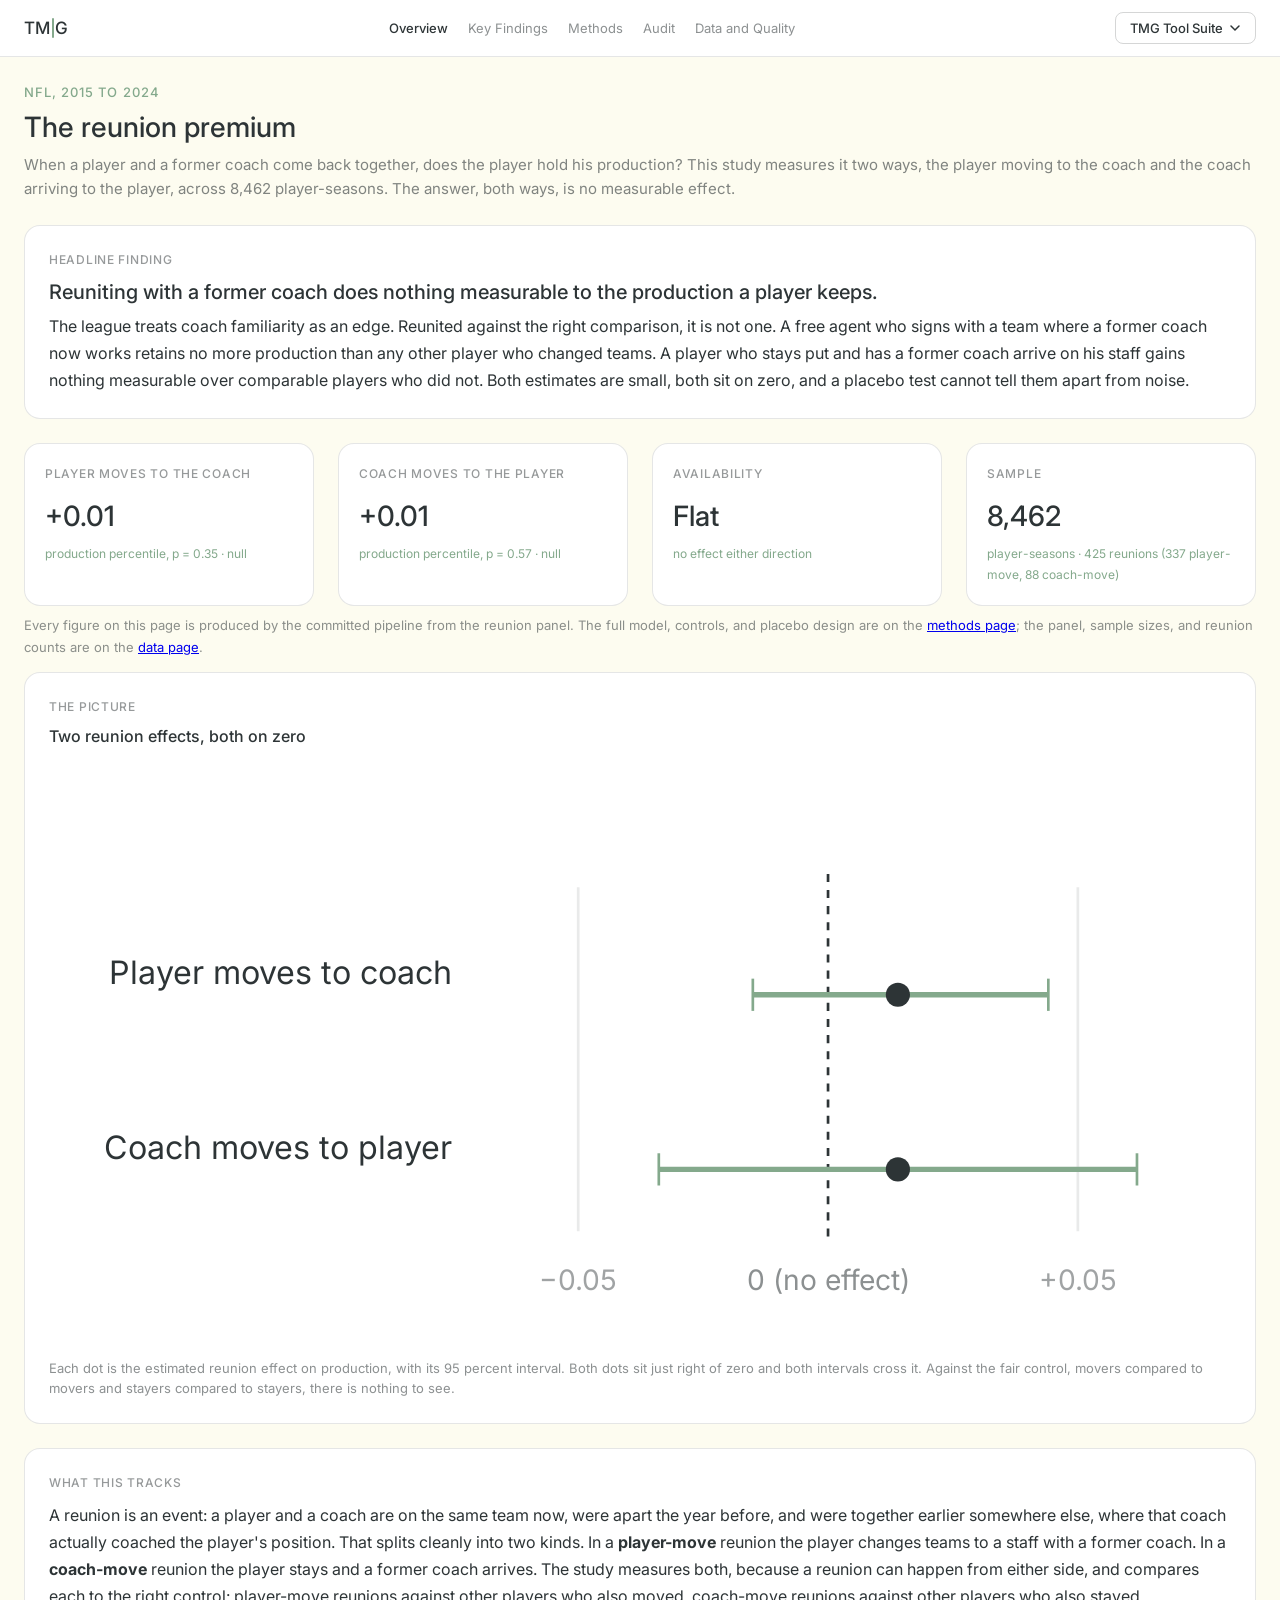
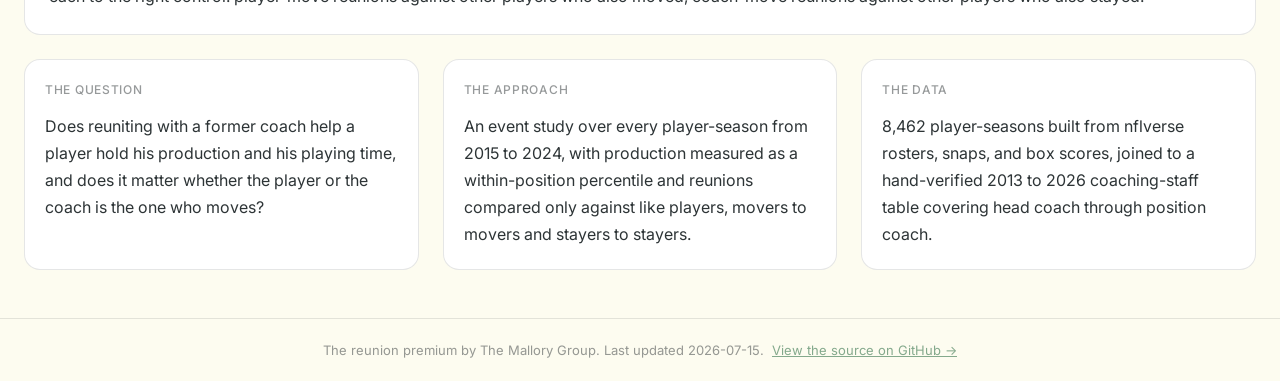
<file: index.html>
<!doctype html>
<html lang="en">
<head>
<meta charset="utf-8">
<meta name="viewport" content="width=device-width, initial-scale=1">
<title>The reunion premium — The Mallory Group</title>
<meta name="description" content="Does reuniting with a former coach change the production an NFL player retains? An event study of 8,462 player-seasons and 425 coach reunions, 2015 to 2024. The answer is no.">
<link rel="preconnect" href="https://fonts.googleapis.com">
<link rel="preconnect" href="https://fonts.gstatic.com" crossorigin>
<link href="https://fonts.googleapis.com/css2?family=Inter:wght@400;500&display=swap" rel="stylesheet">
<link rel="stylesheet" href="tmg.css">
<link rel="stylesheet" href="study.css">
</head>
<body>
<nav class="tmg-nav" role="banner">
  <div class="tmg-nav-main">
    <div class="tmg-logo" aria-label="The Mallory Group">
      <span>TM</span><div class="tmg-logo-divider" aria-hidden="true"></div><span>G</span>
    </div>
    <div class="tmg-nav-links" aria-label="Study sections">
      <a href="index.html" class="active">Overview</a>
      <a href="findings.html">Key Findings</a>
      <a href="methods.html">Methods</a>
      <a href="audit.html">Audit</a>
      <a href="data.html">Data and Quality</a>
    </div>
    <div class="tmg-dropdown-wrap">
      <button class="tmg-dropdown-btn" id="tmgDdBtn" aria-haspopup="true" aria-expanded="false" aria-controls="tmgDdMenu">
        TMG Tool Suite
        <svg class="tmg-chevron" viewBox="0 0 12 12" fill="none" width="12" height="12" aria-hidden="true"><path d="M2 4l4 4 4-4" stroke="currentColor" stroke-width="1.5" stroke-linecap="round"/></svg>
      </button>
      <div class="tmg-dropdown-menu" id="tmgDdMenu" role="menu">
        <a href="https://rmallorybpc.github.io/nhl-free-agency-research/welcome.html" target="_blank" rel="noreferrer" role="menuitem">NHL Free Agency Research</a>
        <a href="https://rmallorybpc.github.io/nflanalysis/dashboard/src/findings.html?season=2022&team_id=PHI" target="_blank" rel="noreferrer" role="menuitem">NFL Analysis</a>
        <a href="https://rmallorybpc.github.io/nba-research-project/" target="_blank" rel="noreferrer" role="menuitem">NBA Supermax Research</a>
        <a href="https://rmallorybpc.github.io/nhl-play-for-contract/" target="_blank" rel="noreferrer" role="menuitem">NHL Play for Contract</a>
        <a href="https://rmallorybpc.github.io/talent-portability-research/" target="_blank" rel="noreferrer" role="menuitem">Talent Portability Research</a>
        <a href="https://rmallorybpc.github.io/external-hire-premium/" target="_blank" rel="noreferrer" role="menuitem">External Hire Premium</a>
        <a href="https://rmallorybpc.github.io/nfl-coach-continuity/" target="_blank" rel="noreferrer" role="menuitem">NFL Coach Continuity</a>
        <a href="https://rmallorybpc.github.io/recipes/" target="_blank" rel="noreferrer" role="menuitem">Recipe Book</a>
        <a href="https://rmallorybpc.github.io/pdf-multi-agent-analysis/" target="_blank" rel="noreferrer" role="menuitem">PDF Multi-Agent Analysis</a>
        <a href="https://content-integrity-audit.pages.dev/" target="_blank" rel="noreferrer" role="menuitem">Content Integrity</a>
        <a href="https://rmallorybpc.github.io/housing-market-intel/" target="_blank" rel="noreferrer" role="menuitem">Housing Market Intel</a>
        <a href="https://rmallorybpc.github.io/real-estate-report/" target="_blank" rel="noreferrer" role="menuitem">Real Estate Report</a>
      </div>
    </div>
  </div>
</nav>

<main class="tmg-page"><div class="tmg-container">
  <header class="tmg-page-header">
    <p class="eyebrow">NFL, 2015 to 2024</p>
    <h1 class="tmg-page-title">The reunion premium</h1>
    <p class="study-lede">When a player and a former coach come back together, does the player hold his production? This study measures it two ways, the player moving to the coach and the coach arriving to the player, across 8,462 player-seasons. The answer, both ways, is no measurable effect.</p>
  </header>

  <section class="tmg-card-wide">
    <div class="tmg-card-label">Headline finding</div>
    <h2 class="tmg-h2">Reuniting with a former coach does nothing measurable to the production a player keeps.</h2>
    <div class="study-prose study-prose-top">
      <p>The league treats coach familiarity as an edge. Reunited against the right comparison, it is not one. A free agent who signs with a team where a former coach now works retains no more production than any other player who changed teams. A player who stays put and has a former coach arrive on his staff gains nothing measurable over comparable players who did not. Both estimates are small, both sit on zero, and a placebo test cannot tell them apart from noise.</p>
    </div>
  </section>

  <div class="tmg-bento-grid">
    <section class="tmg-card">
      <div class="tmg-card-label">Player moves to the coach</div>
      <div class="tmg-card-value">+0.01</div>
      <div class="tmg-card-sub">production percentile, p = 0.35 · null</div>
    </section>
    <section class="tmg-card">
      <div class="tmg-card-label">Coach moves to the player</div>
      <div class="tmg-card-value">+0.01</div>
      <div class="tmg-card-sub">production percentile, p = 0.57 · null</div>
    </section>
    <section class="tmg-card">
      <div class="tmg-card-label">Availability</div>
      <div class="tmg-card-value">Flat</div>
      <div class="tmg-card-sub">no effect either direction</div>
    </section>
    <section class="tmg-card">
      <div class="tmg-card-label">Sample</div>
      <div class="tmg-card-value">8,462</div>
      <div class="tmg-card-sub">player-seasons · 425 reunions (337 player-move, 88 coach-move)</div>
    </section>
  </div>

  <p class="note study-prose-block">Every figure on this page is produced by the committed pipeline from the reunion panel. The full model, controls, and placebo design are on the <a href="methods.html">methods page</a>; the panel, sample sizes, and reunion counts are on the <a href="data.html">data page</a>.</p>

  <section class="tmg-card-wide">
    <div class="tmg-card-label">The picture</div>
    <h3 class="tmg-h3">Two reunion effects, both on zero</h3>
    <figure class="spread-chart-figure">
      <svg viewBox="0 0 440 220" role="img" aria-label="Both reunion effects are near zero with 95 percent intervals crossing zero">
        <line x1="197" y1="50" x2="197" y2="178" stroke="rgba(45,52,54,0.10)"/>
        <line x1="383" y1="50" x2="383" y2="178" stroke="rgba(45,52,54,0.10)"/>
        <line x1="290" y1="45" x2="290" y2="183" stroke="var(--tmg-charcoal)" stroke-dasharray="3 3" stroke-width="1"/>
        <text x="290" y="200" font-family="Inter" font-size="10.5" fill="rgba(45,52,54,0.55)" text-anchor="middle">0 (no effect)</text>
        <text x="197" y="200" font-family="Inter" font-size="10.5" fill="rgba(45,52,54,0.45)" text-anchor="middle">&minus;0.05</text>
        <text x="383" y="200" font-family="Inter" font-size="10.5" fill="rgba(45,52,54,0.45)" text-anchor="middle">+0.05</text>
        <text x="150" y="86" font-family="Inter" font-size="12" fill="var(--tmg-charcoal)" text-anchor="end">Player moves to coach</text>
        <line x1="262" y1="90" x2="372" y2="90" stroke="var(--tmg-sage)" stroke-width="2"/>
        <line x1="262" y1="84" x2="262" y2="96" stroke="var(--tmg-sage)"/><line x1="372" y1="84" x2="372" y2="96" stroke="var(--tmg-sage)"/>
        <circle cx="316" cy="90" r="4.5" fill="var(--tmg-charcoal)"/>
        <text x="150" y="151" font-family="Inter" font-size="12" fill="var(--tmg-charcoal)" text-anchor="end">Coach moves to player</text>
        <line x1="227" y1="155" x2="405" y2="155" stroke="var(--tmg-sage)" stroke-width="2"/>
        <line x1="227" y1="149" x2="227" y2="161" stroke="var(--tmg-sage)"/><line x1="405" y1="149" x2="405" y2="161" stroke="var(--tmg-sage)"/>
        <circle cx="316" cy="155" r="4.5" fill="var(--tmg-charcoal)"/>
      </svg>
      <figcaption>Each dot is the estimated reunion effect on production, with its 95 percent interval. Both dots sit just right of zero and both intervals cross it. Against the fair control, movers compared to movers and stayers compared to stayers, there is nothing to see.</figcaption>
    </figure>
  </section>

  <section class="tmg-card-wide">
    <div class="tmg-card-label">What this tracks</div>
    <div class="study-prose study-prose-top">
      <p>A reunion is an event: a player and a coach are on the same team now, were apart the year before, and were together earlier somewhere else, where that coach actually coached the player's position. That splits cleanly into two kinds. In a <strong>player-move</strong> reunion the player changes teams to a staff with a former coach. In a <strong>coach-move</strong> reunion the player stays and a former coach arrives. The study measures both, because a reunion can happen from either side, and compares each to the right control: player-move reunions against other players who also moved, coach-move reunions against other players who also stayed.</p>
    </div>
  </section>

  <div class="tmg-bento-grid">
    <section class="tmg-card">
      <div class="tmg-card-label">The question</div>
      <div class="study-prose study-prose-mid"><p>Does reuniting with a former coach help a player hold his production and his playing time, and does it matter whether the player or the coach is the one who moves?</p></div>
    </section>
    <section class="tmg-card">
      <div class="tmg-card-label">The approach</div>
      <div class="study-prose study-prose-mid"><p>An event study over every player-season from 2015 to 2024, with production measured as a within-position percentile and reunions compared only against like players, movers to movers and stayers to stayers.</p></div>
    </section>
    <section class="tmg-card">
      <div class="tmg-card-label">The data</div>
      <div class="study-prose study-prose-mid"><p>8,462 player-seasons built from nflverse rosters, snaps, and box scores, joined to a hand-verified 2013 to 2026 coaching-staff table covering head coach through position coach.</p></div>
    </section>
  </div>

</div></main>

<footer class="tmg-footer">
  The reunion premium by The Mallory Group. Last updated 2026-07-15. &nbsp;<a href="https://github.com/rmallorybpc/nfl-coach-continuity" style="color:var(--tmg-sage)">View the source on GitHub &rarr;</a>
</footer>

<script>
(function(){var b=document.getElementById('tmgDdBtn'),m=document.getElementById('tmgDdMenu');if(!b||!m)return;
b.addEventListener('click',function(e){e.stopPropagation();var o=m.classList.toggle('open');b.classList.toggle('open',o);b.setAttribute('aria-expanded',String(o));});
document.addEventListener('click',function(){m.classList.remove('open');b.classList.remove('open');b.setAttribute('aria-expanded','false');});
document.addEventListener('keydown',function(e){if(e.key==='Escape'){m.classList.remove('open');b.classList.remove('open');b.setAttribute('aria-expanded','false');b.focus();}});})();
</script>
</body>
</html>
</file>
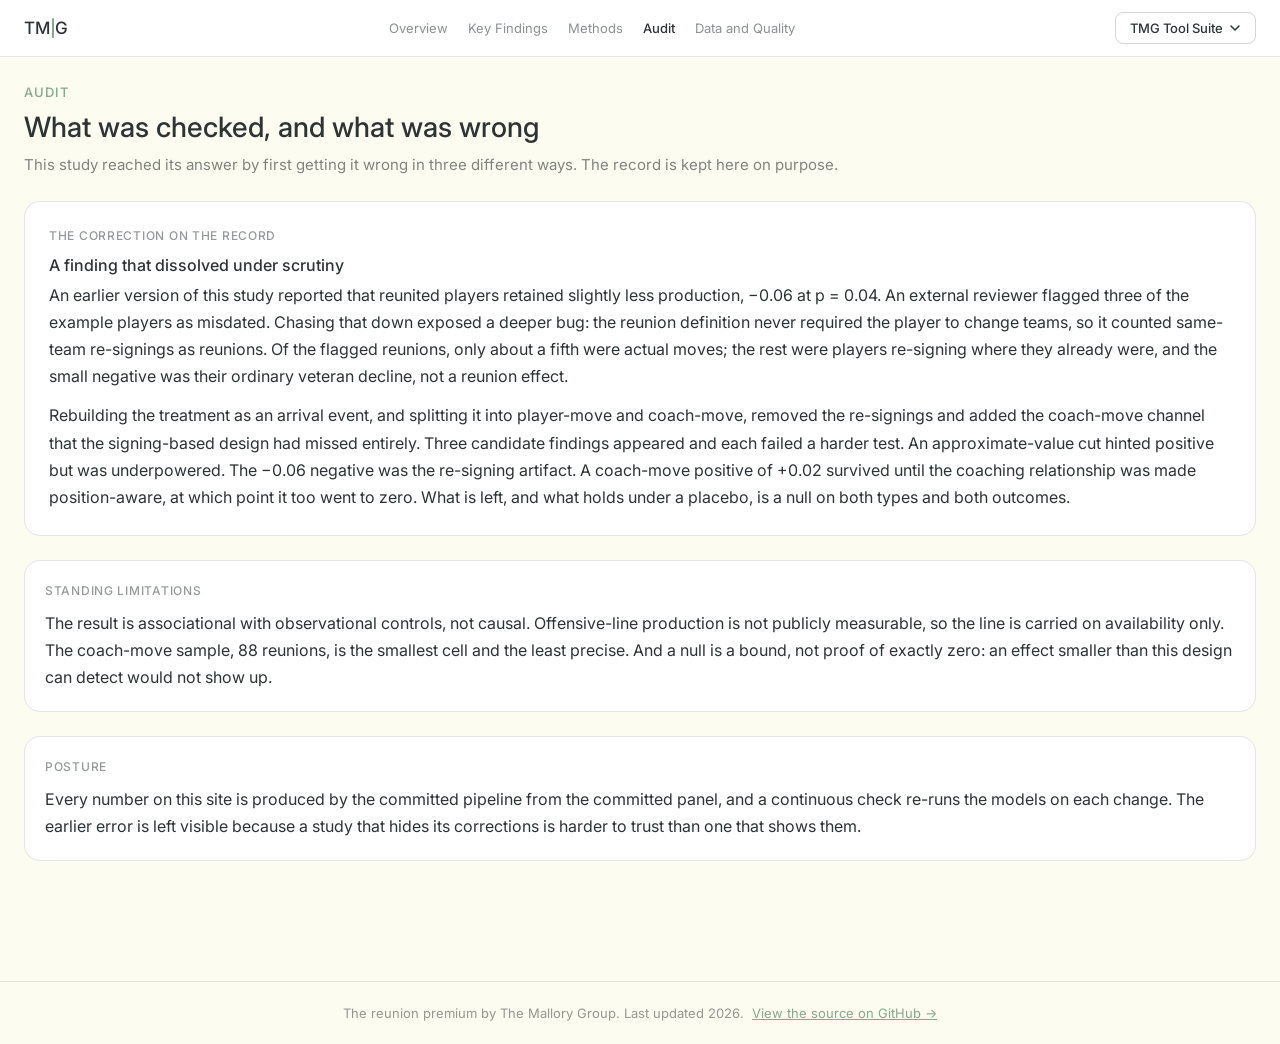
<file: audit.html>
<!doctype html>
<html lang="en">
  <head>
    <meta charset="utf-8" />
    <meta name="viewport" content="width=device-width, initial-scale=1" />
    <title>Audit — The reunion premium</title>
    <link rel="preconnect" href="https://fonts.googleapis.com" />
    <link rel="preconnect" href="https://fonts.gstatic.com" crossorigin />
    <link
      href="https://fonts.googleapis.com/css2?family=Inter:wght@400;500&display=swap"
      rel="stylesheet"
    />
    <link rel="stylesheet" href="tmg.css" />
    <link rel="stylesheet" href="study.css" />
  </head>
  <body>
    <nav class="tmg-nav" role="banner">
      <div class="tmg-nav-main">
        <div class="tmg-logo" aria-label="The Mallory Group">
          <span>TM</span>
          <div class="tmg-logo-divider" aria-hidden="true"></div>
          <span>G</span>
        </div>
        <div class="tmg-nav-links" aria-label="Study sections">
          <a href="index.html">Overview</a>
          <a href="findings.html">Key Findings</a>
          <a href="methods.html">Methods</a>
          <a href="audit.html" class="active">Audit</a>
          <a href="data.html">Data and Quality</a>
        </div>
        <div class="tmg-dropdown-wrap">
          <button
            class="tmg-dropdown-btn"
            id="tmgDdBtn"
            aria-haspopup="true"
            aria-expanded="false"
            aria-controls="tmgDdMenu"
          >
            TMG Tool Suite
            <svg
              class="tmg-chevron"
              viewBox="0 0 12 12"
              fill="none"
              width="12"
              height="12"
              aria-hidden="true"
            >
              <path
                d="M2 4l4 4 4-4"
                stroke="currentColor"
                stroke-width="1.5"
                stroke-linecap="round"
              />
            </svg>
          </button>
          <div class="tmg-dropdown-menu" id="tmgDdMenu" role="menu">
            <a
              href="https://rmallorybpc.github.io/nhl-free-agency-research/welcome.html"
              target="_blank"
              rel="noreferrer"
              role="menuitem"
              >NHL Free Agency Research</a
            >
            <a
              href="https://rmallorybpc.github.io/nflanalysis/dashboard/src/findings.html?season=2022&team_id=PHI"
              target="_blank"
              rel="noreferrer"
              role="menuitem"
              >NFL Analysis</a
            >
            <a
              href="https://rmallorybpc.github.io/nba-research-project/"
              target="_blank"
              rel="noreferrer"
              role="menuitem"
              >NBA Supermax Research</a
            >
            <a
              href="https://rmallorybpc.github.io/nhl-play-for-contract/"
              target="_blank"
              rel="noreferrer"
              role="menuitem"
              >NHL Play for Contract</a
            >
            <a
              href="https://rmallorybpc.github.io/talent-portability-research/"
              target="_blank"
              rel="noreferrer"
              role="menuitem"
              >Talent Portability Research</a
            >
            <a
              href="https://rmallorybpc.github.io/external-hire-premium/"
              target="_blank"
              rel="noreferrer"
              role="menuitem"
              >External Hire Premium</a
            >
            <a
              href="https://rmallorybpc.github.io/nfl-coach-continuity/"
              target="_blank"
              rel="noreferrer"
              role="menuitem"
              >NFL Coach Continuity</a
            >
            <a
              href="https://rmallorybpc.github.io/recipes/"
              target="_blank"
              rel="noreferrer"
              role="menuitem"
              >Recipe Book</a
            >
            <a
              href="https://rmallorybpc.github.io/pdf-multi-agent-analysis/"
              target="_blank"
              rel="noreferrer"
              role="menuitem"
              >PDF Multi-Agent Analysis</a
            >
            <a
              href="https://content-integrity-audit.pages.dev/"
              target="_blank"
              rel="noreferrer"
              role="menuitem"
              >Content Integrity</a
            >
            <a
              href="https://rmallorybpc.github.io/housing-market-intel/"
              target="_blank"
              rel="noreferrer"
              role="menuitem"
              >Housing Market Intel</a
            >
            <a
              href="https://rmallorybpc.github.io/real-estate-report/"
              target="_blank"
              rel="noreferrer"
              role="menuitem"
              >Real Estate Report</a
            >
          </div>
        </div>
      </div>
    </nav>

    <main class="tmg-page">
      <div class="tmg-container">
        <header class="tmg-page-header">
          <p class="eyebrow">Audit</p>
          <h1 class="tmg-page-title">What was checked, and what was wrong</h1>
          <p class="study-desc">
            This study reached its answer by first getting it wrong in three
            different ways. The record is kept here on purpose.
          </p>
        </header>
        <section class="tmg-card-wide">
          <div class="tmg-card-label">The correction on the record</div>
          <h3 class="tmg-h3">A finding that dissolved under scrutiny</h3>
          <div class="study-prose">
            <p>
              An earlier version of this study reported that reunited players
              retained slightly less production, &minus;0.06 at p = 0.04. An
              external reviewer flagged three of the example players as
              misdated. Chasing that down exposed a deeper bug: the reunion
              definition never required the player to change teams, so it
              counted same-team re-signings as reunions. Of the flagged
              reunions, only about a fifth were actual moves; the rest were
              players re-signing where they already were, and the small negative
              was their ordinary veteran decline, not a reunion effect.
            </p>
            <p>
              Rebuilding the treatment as an arrival event, and splitting it
              into player-move and coach-move, removed the re-signings and added
              the coach-move channel that the signing-based design had missed
              entirely. Three candidate findings appeared and each failed a
              harder test. An approximate-value cut hinted positive but was
              underpowered. The &minus;0.06 negative was the re-signing
              artifact. A coach-move positive of +0.02 survived until the
              coaching relationship was made position-aware, at which point it
              too went to zero. What is left, and what holds under a placebo, is
              a null on both types and both outcomes.
            </p>
          </div>
        </section>
        <section class="tmg-card">
          <div class="tmg-card-label">Standing limitations</div>
          <div class="study-prose">
            <p>
              The result is associational with observational controls, not
              causal. Offensive-line production is not publicly measurable, so
              the line is carried on availability only. The coach-move sample,
              88 reunions, is the smallest cell and the least precise. And a
              null is a bound, not proof of exactly zero: an effect smaller than
              this design can detect would not show up.
            </p>
          </div>
        </section>
        <section class="tmg-card">
          <div class="tmg-card-label">Posture</div>
          <div class="study-prose">
            <p>
              Every number on this site is produced by the committed pipeline
              from the committed panel, and a continuous check re-runs the
              models on each change. The earlier error is left visible because a
              study that hides its corrections is harder to trust than one that
              shows them.
            </p>
          </div>
        </section>
      </div>
    </main>

    <footer class="tmg-footer">
      The reunion premium by The Mallory Group. Last updated 2026. &nbsp;<a
        href="https://github.com/rmallorybpc/nfl-coach-continuity"
        style="color: var(--tmg-sage)"
        >View the source on GitHub &rarr;</a
      >
    </footer>
    <script>
      (function () {
        var b = document.getElementById("tmgDdBtn"),
          m = document.getElementById("tmgDdMenu");
        if (!b || !m) return;
        b.addEventListener("click", function (e) {
          e.stopPropagation();
          var o = m.classList.toggle("open");
          b.classList.toggle("open", o);
          b.setAttribute("aria-expanded", String(o));
        });
        document.addEventListener("click", function () {
          m.classList.remove("open");
          b.classList.remove("open");
          b.setAttribute("aria-expanded", "false");
        });
        document.addEventListener("keydown", function (e) {
          if (e.key === "Escape") {
            m.classList.remove("open");
            b.classList.remove("open");
            b.setAttribute("aria-expanded", "false");
            b.focus();
          }
        });
      })();
    </script>
  </body>
</html>
</file>
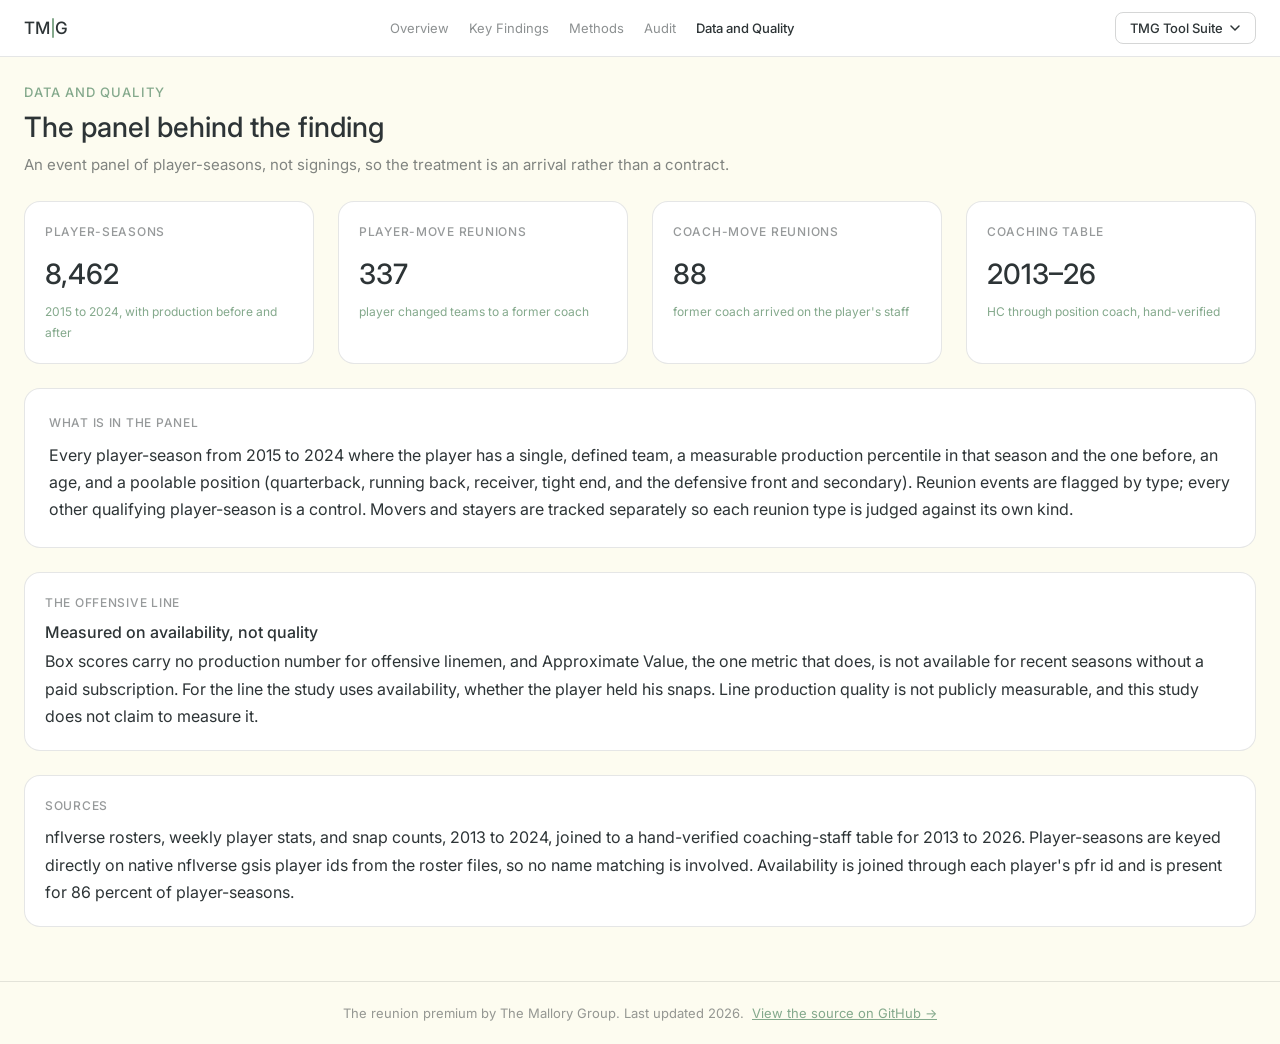
<file: data.html>
<!doctype html>
<html lang="en">
<head>
<meta charset="utf-8">
<meta name="viewport" content="width=device-width, initial-scale=1">
<title>Data and quality — The reunion premium</title>
<link rel="preconnect" href="https://fonts.googleapis.com">
<link rel="preconnect" href="https://fonts.gstatic.com" crossorigin>
<link href="https://fonts.googleapis.com/css2?family=Inter:wght@400;500&display=swap" rel="stylesheet">
<link rel="stylesheet" href="tmg.css">
<link rel="stylesheet" href="study.css">
</head>
<body>
<nav class="tmg-nav" role="banner">
  <div class="tmg-nav-main">
    <div class="tmg-logo" aria-label="The Mallory Group"><span>TM</span><div class="tmg-logo-divider" aria-hidden="true"></div><span>G</span></div>
    <div class="tmg-nav-links" aria-label="Study sections">
      <a href="index.html">Overview</a>
      <a href="findings.html">Key Findings</a>
      <a href="methods.html">Methods</a>
      <a href="audit.html">Audit</a>
      <a href="data.html" class="active">Data and Quality</a>
    </div>
    <div class="tmg-dropdown-wrap">
      <button class="tmg-dropdown-btn" id="tmgDdBtn" aria-haspopup="true" aria-expanded="false" aria-controls="tmgDdMenu">TMG Tool Suite
        <svg class="tmg-chevron" viewBox="0 0 12 12" fill="none" width="12" height="12" aria-hidden="true"><path d="M2 4l4 4 4-4" stroke="currentColor" stroke-width="1.5" stroke-linecap="round"/></svg></button>
      <div class="tmg-dropdown-menu" id="tmgDdMenu" role="menu">
        <a href="https://rmallorybpc.github.io/nhl-free-agency-research/welcome.html" target="_blank" rel="noreferrer" role="menuitem">NHL Free Agency Research</a>
        <a href="https://rmallorybpc.github.io/nflanalysis/dashboard/src/findings.html?season=2022&team_id=PHI" target="_blank" rel="noreferrer" role="menuitem">NFL Analysis</a>
        <a href="https://rmallorybpc.github.io/nba-research-project/" target="_blank" rel="noreferrer" role="menuitem">NBA Supermax Research</a>
        <a href="https://rmallorybpc.github.io/nhl-play-for-contract/" target="_blank" rel="noreferrer" role="menuitem">NHL Play for Contract</a>
        <a href="https://rmallorybpc.github.io/talent-portability-research/" target="_blank" rel="noreferrer" role="menuitem">Talent Portability Research</a>
        <a href="https://rmallorybpc.github.io/external-hire-premium/" target="_blank" rel="noreferrer" role="menuitem">External Hire Premium</a>
        <a href="https://rmallorybpc.github.io/nfl-coach-continuity/" target="_blank" rel="noreferrer" role="menuitem">NFL Coach Continuity</a>
        <a href="https://rmallorybpc.github.io/recipes/" target="_blank" rel="noreferrer" role="menuitem">Recipe Book</a>
        <a href="https://rmallorybpc.github.io/pdf-multi-agent-analysis/" target="_blank" rel="noreferrer" role="menuitem">PDF Multi-Agent Analysis</a>
        <a href="https://content-integrity-audit.pages.dev/" target="_blank" rel="noreferrer" role="menuitem">Content Integrity</a>
        <a href="https://rmallorybpc.github.io/housing-market-intel/" target="_blank" rel="noreferrer" role="menuitem">Housing Market Intel</a>
        <a href="https://rmallorybpc.github.io/real-estate-report/" target="_blank" rel="noreferrer" role="menuitem">Real Estate Report</a>
      </div>
    </div>
  </div>
</nav>

<main class="tmg-page"><div class="tmg-container">
  <header class="tmg-page-header">
    <p class="eyebrow">Data and quality</p>
    <h1 class="tmg-page-title">The panel behind the finding</h1>
    <p class="study-desc">An event panel of player-seasons, not signings, so the treatment is an arrival rather than a contract.</p>
  </header>
  <div class="tmg-bento-grid">
    <section class="tmg-card"><div class="tmg-card-label">Player-seasons</div><div class="tmg-card-value">8,462</div><div class="tmg-card-sub">2015 to 2024, with production before and after</div></section>
    <section class="tmg-card"><div class="tmg-card-label">Player-move reunions</div><div class="tmg-card-value">337</div><div class="tmg-card-sub">player changed teams to a former coach</div></section>
    <section class="tmg-card"><div class="tmg-card-label">Coach-move reunions</div><div class="tmg-card-value">88</div><div class="tmg-card-sub">former coach arrived on the player's staff</div></section>
    <section class="tmg-card"><div class="tmg-card-label">Coaching table</div><div class="tmg-card-value">2013&ndash;26</div><div class="tmg-card-sub">HC through position coach, hand-verified</div></section>
  </div>
  <section class="tmg-card-wide">
    <div class="tmg-card-label">What is in the panel</div>
    <div class="study-prose"><p>Every player-season from 2015 to 2024 where the player has a single, defined team, a measurable production percentile in that season and the one before, an age, and a poolable position (quarterback, running back, receiver, tight end, and the defensive front and secondary). Reunion events are flagged by type; every other qualifying player-season is a control. Movers and stayers are tracked separately so each reunion type is judged against its own kind.</p></div>
  </section>
  <section class="tmg-card">
    <div class="tmg-card-label">The offensive line</div>
    <h3 class="tmg-h3">Measured on availability, not quality</h3>
    <div class="study-prose"><p>Box scores carry no production number for offensive linemen, and Approximate Value, the one metric that does, is not available for recent seasons without a paid subscription. For the line the study uses availability, whether the player held his snaps. Line production quality is not publicly measurable, and this study does not claim to measure it.</p></div>
  </section>
  <section class="tmg-card">
    <div class="tmg-card-label">Sources</div>
    <div class="study-prose"><p>nflverse rosters, weekly player stats, and snap counts, 2013 to 2024, joined to a hand-verified coaching-staff table for 2013 to 2026. Player-seasons are keyed directly on native nflverse gsis player ids from the roster files, so no name matching is involved. Availability is joined through each player's pfr id and is present for 86 percent of player-seasons.</p></div>
  </section>
</div></main>

<footer class="tmg-footer">
  The reunion premium by The Mallory Group. Last updated 2026. &nbsp;<a href="https://github.com/rmallorybpc/nfl-coach-continuity" style="color:var(--tmg-sage)">View the source on GitHub &rarr;</a>
</footer>
<script>
(function(){var b=document.getElementById('tmgDdBtn'),m=document.getElementById('tmgDdMenu');if(!b||!m)return;
b.addEventListener('click',function(e){e.stopPropagation();var o=m.classList.toggle('open');b.classList.toggle('open',o);b.setAttribute('aria-expanded',String(o));});
document.addEventListener('click',function(){m.classList.remove('open');b.classList.remove('open');b.setAttribute('aria-expanded','false');});
document.addEventListener('keydown',function(e){if(e.key==='Escape'){m.classList.remove('open');b.classList.remove('open');b.setAttribute('aria-expanded','false');b.focus();}});})();
</script>
</body>
</html>
</file>
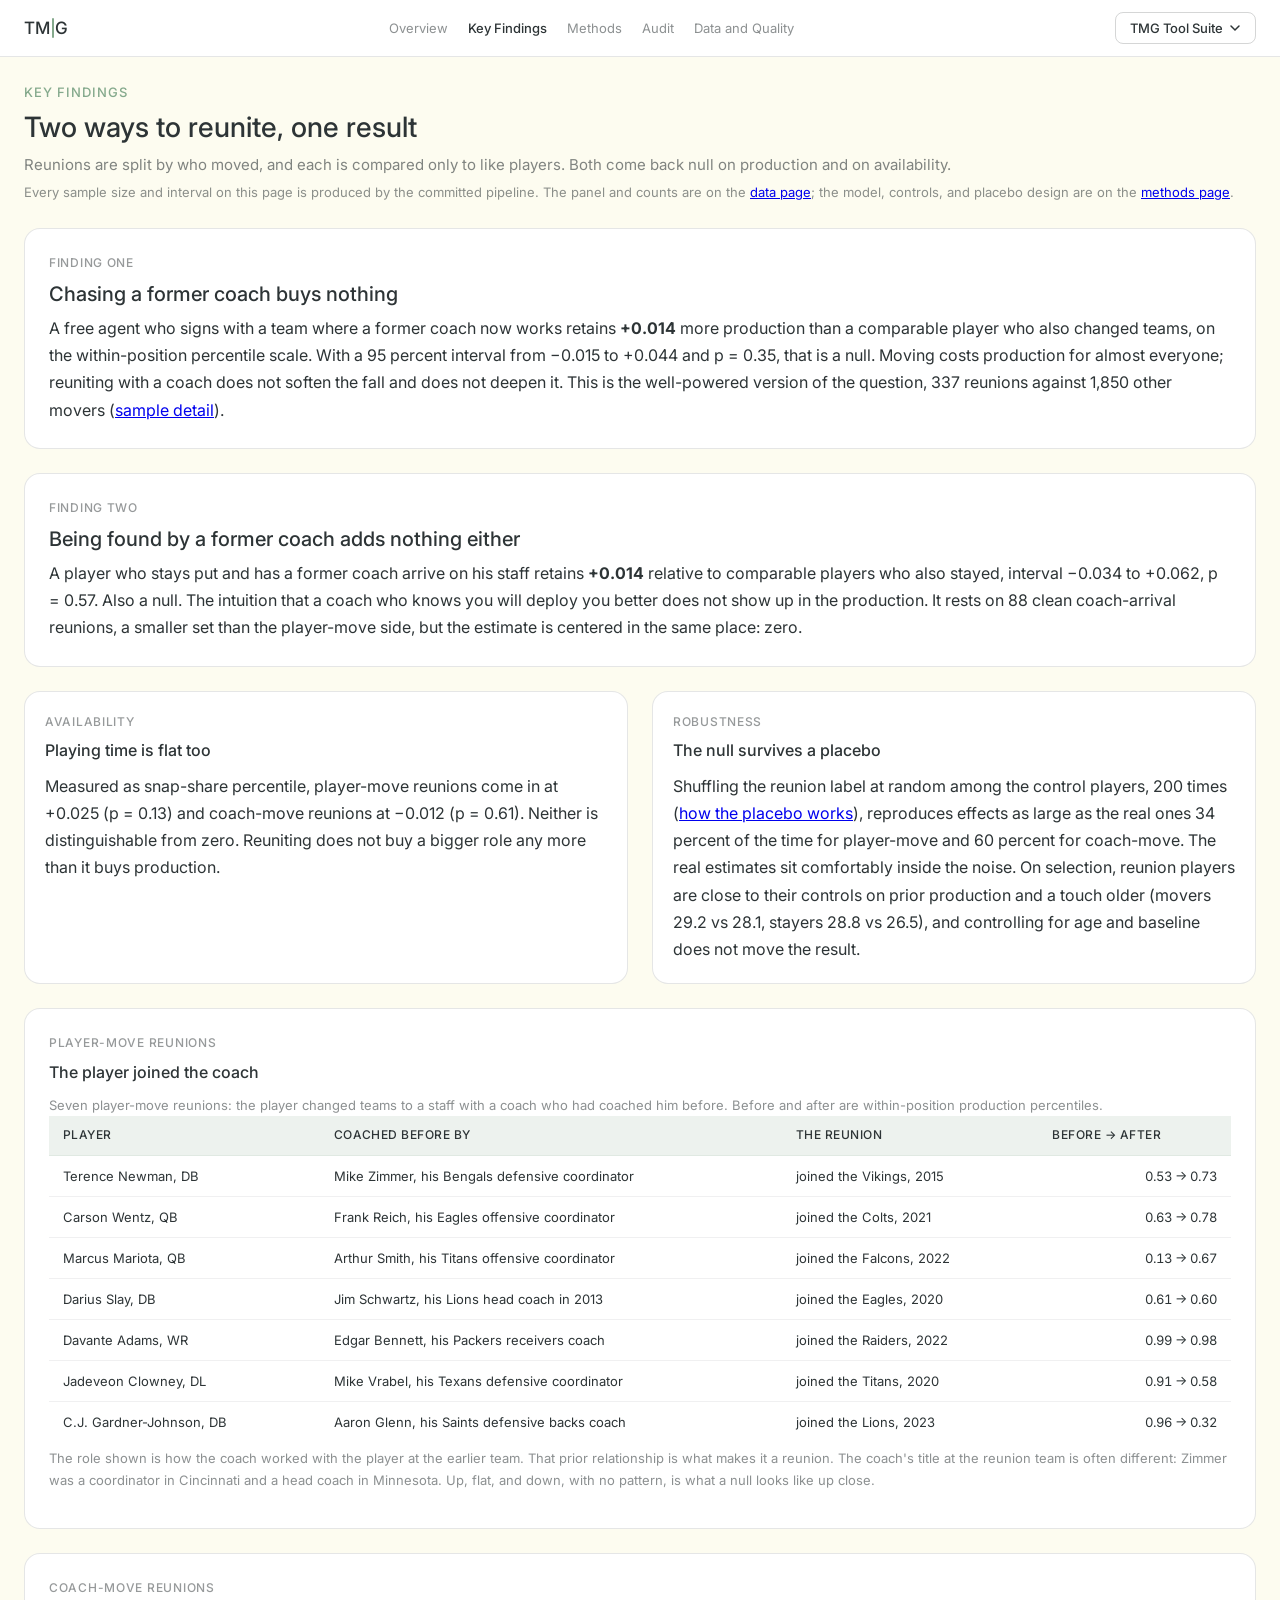
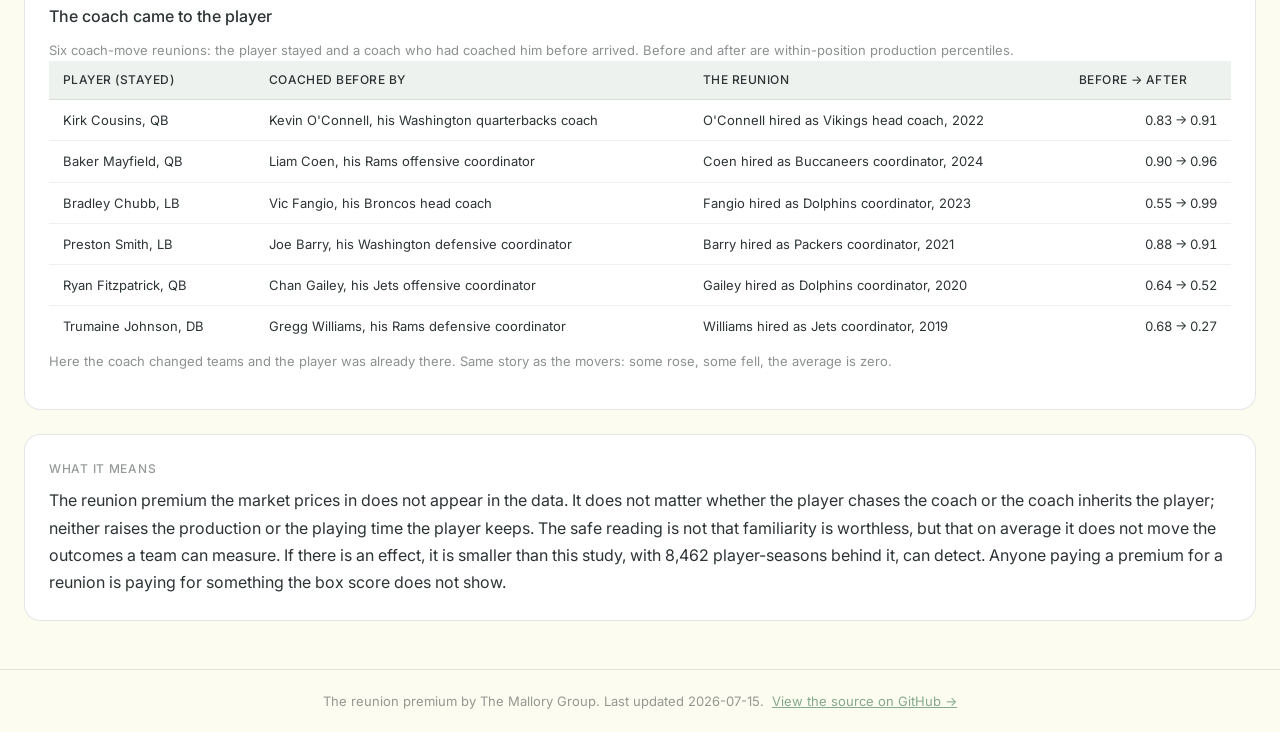
<file: findings.html>
<!doctype html>
<html lang="en">
  <head>
    <meta charset="utf-8" />
    <meta name="viewport" content="width=device-width, initial-scale=1" />
    <title>Key findings — The reunion premium</title>
    <link rel="preconnect" href="https://fonts.googleapis.com" />
    <link rel="preconnect" href="https://fonts.gstatic.com" crossorigin />
    <link
      href="https://fonts.googleapis.com/css2?family=Inter:wght@400;500&display=swap"
      rel="stylesheet"
    />
    <link rel="stylesheet" href="tmg.css" />
    <link rel="stylesheet" href="study.css" />
  </head>
  <body>
    <nav class="tmg-nav" role="banner">
      <div class="tmg-nav-main">
        <div class="tmg-logo" aria-label="The Mallory Group">
          <span>TM</span>
          <div class="tmg-logo-divider" aria-hidden="true"></div>
          <span>G</span>
        </div>
        <div class="tmg-nav-links" aria-label="Study sections">
          <a href="index.html">Overview</a>
          <a href="findings.html" class="active">Key Findings</a>
          <a href="methods.html">Methods</a>
          <a href="audit.html">Audit</a>
          <a href="data.html">Data and Quality</a>
        </div>
        <div class="tmg-dropdown-wrap">
          <button
            class="tmg-dropdown-btn"
            id="tmgDdBtn"
            aria-haspopup="true"
            aria-expanded="false"
            aria-controls="tmgDdMenu"
          >
            TMG Tool Suite
            <svg
              class="tmg-chevron"
              viewBox="0 0 12 12"
              fill="none"
              width="12"
              height="12"
              aria-hidden="true"
            >
              <path
                d="M2 4l4 4 4-4"
                stroke="currentColor"
                stroke-width="1.5"
                stroke-linecap="round"
              />
            </svg>
          </button>
          <div class="tmg-dropdown-menu" id="tmgDdMenu" role="menu">
            <a
              href="https://rmallorybpc.github.io/nhl-free-agency-research/welcome.html"
              target="_blank"
              rel="noreferrer"
              role="menuitem"
              >NHL Free Agency Research</a
            >
            <a
              href="https://rmallorybpc.github.io/nflanalysis/dashboard/src/findings.html?season=2022&team_id=PHI"
              target="_blank"
              rel="noreferrer"
              role="menuitem"
              >NFL Analysis</a
            >
            <a
              href="https://rmallorybpc.github.io/nba-research-project/"
              target="_blank"
              rel="noreferrer"
              role="menuitem"
              >NBA Supermax Research</a
            >
            <a
              href="https://rmallorybpc.github.io/nhl-play-for-contract/"
              target="_blank"
              rel="noreferrer"
              role="menuitem"
              >NHL Play for Contract</a
            >
            <a
              href="https://rmallorybpc.github.io/talent-portability-research/"
              target="_blank"
              rel="noreferrer"
              role="menuitem"
              >Talent Portability Research</a
            >
            <a
              href="https://rmallorybpc.github.io/external-hire-premium/"
              target="_blank"
              rel="noreferrer"
              role="menuitem"
              >External Hire Premium</a
            >
            <a
              href="https://rmallorybpc.github.io/nfl-coach-continuity/"
              target="_blank"
              rel="noreferrer"
              role="menuitem"
              >NFL Coach Continuity</a
            >
            <a
              href="https://rmallorybpc.github.io/recipes/"
              target="_blank"
              rel="noreferrer"
              role="menuitem"
              >Recipe Book</a
            >
            <a
              href="https://rmallorybpc.github.io/pdf-multi-agent-analysis/"
              target="_blank"
              rel="noreferrer"
              role="menuitem"
              >PDF Multi-Agent Analysis</a
            >
            <a
              href="https://content-integrity-audit.pages.dev/"
              target="_blank"
              rel="noreferrer"
              role="menuitem"
              >Content Integrity</a
            >
            <a
              href="https://rmallorybpc.github.io/housing-market-intel/"
              target="_blank"
              rel="noreferrer"
              role="menuitem"
              >Housing Market Intel</a
            >
            <a
              href="https://rmallorybpc.github.io/real-estate-report/"
              target="_blank"
              rel="noreferrer"
              role="menuitem"
              >Real Estate Report</a
            >
          </div>
        </div>
      </div>
    </nav>

    <main class="tmg-page">
      <div class="tmg-container">
        <header class="tmg-page-header">
          <p class="eyebrow">Key findings</p>
          <h1 class="tmg-page-title">Two ways to reunite, one result</h1>
          <p class="study-desc">
            Reunions are split by who moved, and each is compared only to like
            players. Both come back null on production and on availability.
          </p>
          <p class="note">
            Every sample size and interval on this page is produced by the
            committed pipeline. The panel and counts are on the
            <a href="data.html">data page</a>; the model, controls, and placebo
            design are on the <a href="methods.html">methods page</a>.
          </p>
        </header>

        <section class="tmg-card-wide">
          <div class="tmg-card-label">Finding one</div>
          <h2 class="tmg-h2">Chasing a former coach buys nothing</h2>
          <div class="study-prose findings-prose-top">
            <p>
              A free agent who signs with a team where a former coach now works
              retains <strong>+0.014</strong> more production than a comparable
              player who also changed teams, on the within-position percentile
              scale. With a 95 percent interval from &minus;0.015 to +0.044 and
              p = 0.35, that is a null. Moving costs production for almost
              everyone; reuniting with a coach does not soften the fall and does
              not deepen it. This is the well-powered version of the question,
              337 reunions against 1,850 other movers
              (<a href="data.html">sample detail</a>).
            </p>
          </div>
        </section>

        <section class="tmg-card-wide">
          <div class="tmg-card-label">Finding two</div>
          <h2 class="tmg-h2">Being found by a former coach adds nothing either</h2>
          <div class="study-prose findings-prose-top">
            <p>
              A player who stays put and has a former coach arrive on his staff
              retains <strong>+0.014</strong> relative to comparable players who
              also stayed, interval &minus;0.034 to +0.062, p = 0.57. Also a
              null. The intuition that a coach who knows you will deploy you
              better does not show up in the production. It rests on 88 clean
              coach-arrival reunions, a smaller set than the player-move side,
              but the estimate is centered in the same place: zero.
            </p>
          </div>
        </section>

        <div class="tmg-bento-grid">
          <section class="tmg-card">
            <div class="tmg-card-label">Availability</div>
            <h3 class="tmg-h3">Playing time is flat too</h3>
            <div class="study-prose findings-prose-mid">
              <p>
                Measured as snap-share percentile, player-move reunions come in
                at +0.025 (p = 0.13) and coach-move reunions at &minus;0.012
                (p = 0.61). Neither is distinguishable from zero. Reuniting does
                not buy a bigger role any more than it buys production.
              </p>
            </div>
          </section>

          <section class="tmg-card">
            <div class="tmg-card-label">Robustness</div>
            <h3 class="tmg-h3">The null survives a placebo</h3>
            <div class="study-prose findings-prose-mid">
              <p>
                Shuffling the reunion label at random among the control players,
                200 times (<a href="methods.html">how the placebo works</a>),
                reproduces effects as large as the real ones 34 percent of the
                time for player-move and 60 percent for coach-move. The real
                estimates sit comfortably inside the noise. On selection,
                reunion players are close to their controls on prior production
                and a touch older (movers 29.2 vs 28.1, stayers 28.8 vs 26.5),
                and controlling for age and baseline does not move the result.
              </p>
            </div>
          </section>
        </div>

        <section class="tmg-card-wide">
          <div class="tmg-card-label">Player-move reunions</div>
          <h3 class="tmg-h3">The player joined the coach</h3>
          <table class="tmg-table findings-prose-top">
          <caption class="note tmg-table-caption">
            Seven player-move reunions: the player changed teams to a staff
            with a coach who had coached him before. Before and after are
            within-position production percentiles.
          </caption>
            <thead>
              <tr>
                <th scope="col">Player</th>
                <th scope="col">Coached before by</th>
                <th scope="col">The reunion</th>
                <th scope="col" class="th-right">Before &rarr; after</th>
              </tr>
            </thead>
            <tbody>
              <tr>
                <td>Terence Newman, DB</td>
                <td>Mike Zimmer, his Bengals defensive coordinator</td>
                <td>joined the Vikings, 2015</td>
                <td class="num">0.53 &rarr; 0.73</td>
              </tr>
              <tr>
                <td>Carson Wentz, QB</td>
                <td>Frank Reich, his Eagles offensive coordinator</td>
                <td>joined the Colts, 2021</td>
                <td class="num">0.63 &rarr; 0.78</td>
              </tr>
              <tr>
                <td>Marcus Mariota, QB</td>
                <td>Arthur Smith, his Titans offensive coordinator</td>
                <td>joined the Falcons, 2022</td>
                <td class="num">0.13 &rarr; 0.67</td>
              </tr>
              <tr>
                <td>Darius Slay, DB</td>
                <td>Jim Schwartz, his Lions head coach in 2013</td>
                <td>joined the Eagles, 2020</td>
                <td class="num">0.61 &rarr; 0.60</td>
              </tr>
              <tr>
                <td>Davante Adams, WR</td>
                <td>Edgar Bennett, his Packers receivers coach</td>
                <td>joined the Raiders, 2022</td>
                <td class="num">0.99 &rarr; 0.98</td>
              </tr>
              <tr>
                <td>Jadeveon Clowney, DL</td>
                <td>Mike Vrabel, his Texans defensive coordinator</td>
                <td>joined the Titans, 2020</td>
                <td class="num">0.91 &rarr; 0.58</td>
              </tr>
              <tr>
                <td>C.J. Gardner-Johnson, DB</td>
                <td>Aaron Glenn, his Saints defensive backs coach</td>
                <td>joined the Lions, 2023</td>
                <td class="num">0.96 &rarr; 0.32</td>
              </tr>
            </tbody>
          </table>
          <p class="note">
            The role shown is how the coach worked with the player at the
            earlier team. That prior relationship is what makes it a reunion.
            The coach's title at the reunion team is often different: Zimmer was
            a coordinator in Cincinnati and a head coach in Minnesota. Up, flat,
            and down, with no pattern, is what a null looks like up close.
          </p>
        </section>

        <section class="tmg-card-wide">
          <div class="tmg-card-label">Coach-move reunions</div>
          <h3 class="tmg-h3">The coach came to the player</h3>
          <table class="tmg-table findings-prose-top">
          <caption class="note tmg-table-caption">
            Six coach-move reunions: the player stayed and a coach who had
            coached him before arrived. Before and after are within-position
            production percentiles.
          </caption>
            <thead>
              <tr>
                <th scope="col">Player (stayed)</th>
                <th scope="col">Coached before by</th>
                <th scope="col">The reunion</th>
                <th scope="col" class="th-right">Before &rarr; after</th>
              </tr>
            </thead>
            <tbody>
              <tr>
                <td>Kirk Cousins, QB</td>
                <td>Kevin O'Connell, his Washington quarterbacks coach</td>
                <td>O'Connell hired as Vikings head coach, 2022</td>
                <td class="num">0.83 &rarr; 0.91</td>
              </tr>
              <tr>
                <td>Baker Mayfield, QB</td>
                <td>Liam Coen, his Rams offensive coordinator</td>
                <td>Coen hired as Buccaneers coordinator, 2024</td>
                <td class="num">0.90 &rarr; 0.96</td>
              </tr>
              <tr>
                <td>Bradley Chubb, LB</td>
                <td>Vic Fangio, his Broncos head coach</td>
                <td>Fangio hired as Dolphins coordinator, 2023</td>
                <td class="num">0.55 &rarr; 0.99</td>
              </tr>
              <tr>
                <td>Preston Smith, LB</td>
                <td>Joe Barry, his Washington defensive coordinator</td>
                <td>Barry hired as Packers coordinator, 2021</td>
                <td class="num">0.88 &rarr; 0.91</td>
              </tr>
              <tr>
                <td>Ryan Fitzpatrick, QB</td>
                <td>Chan Gailey, his Jets offensive coordinator</td>
                <td>Gailey hired as Dolphins coordinator, 2020</td>
                <td class="num">0.64 &rarr; 0.52</td>
              </tr>
              <tr>
                <td>Trumaine Johnson, DB</td>
                <td>Gregg Williams, his Rams defensive coordinator</td>
                <td>Williams hired as Jets coordinator, 2019</td>
                <td class="num">0.68 &rarr; 0.27</td>
              </tr>
            </tbody>
          </table>
          <p class="note">
            Here the coach changed teams and the player was already there. Same
            story as the movers: some rose, some fell, the average is zero.
          </p>
        </section>

        <section class="tmg-card-wide">
          <div class="tmg-card-label">What it means</div>
          <div class="study-prose findings-prose-top">
            <p>
              The reunion premium the market prices in does not appear in the
              data. It does not matter whether the player chases the coach or
              the coach inherits the player; neither raises the production or
              the playing time the player keeps. The safe reading is not that
              familiarity is worthless, but that on average it does not move the
              outcomes a team can measure. If there is an effect, it is smaller
              than this study, with 8,462 player-seasons behind it, can detect.
              Anyone paying a premium for a reunion is paying for something the
              box score does not show.
            </p>
          </div>
        </section>
      </div>
    </main>

    <footer class="tmg-footer">
      The reunion premium by The Mallory Group. Last updated 2026-07-15. &nbsp;<a
        href="https://github.com/rmallorybpc/nfl-coach-continuity"
        style="color: var(--tmg-sage)"
        >View the source on GitHub &rarr;</a
      >
    </footer>
    <script>
      (function () {
        var b = document.getElementById("tmgDdBtn"),
          m = document.getElementById("tmgDdMenu");
        if (!b || !m) return;
        b.addEventListener("click", function (e) {
          e.stopPropagation();
          var o = m.classList.toggle("open");
          b.classList.toggle("open", o);
          b.setAttribute("aria-expanded", String(o));
        });
        document.addEventListener("click", function () {
          m.classList.remove("open");
          b.classList.remove("open");
          b.setAttribute("aria-expanded", "false");
        });
        document.addEventListener("keydown", function (e) {
          if (e.key === "Escape") {
            m.classList.remove("open");
            b.classList.remove("open");
            b.setAttribute("aria-expanded", "false");
            b.focus();
          }
        });
      })();
    </script>
  </body>
</html>
</file>
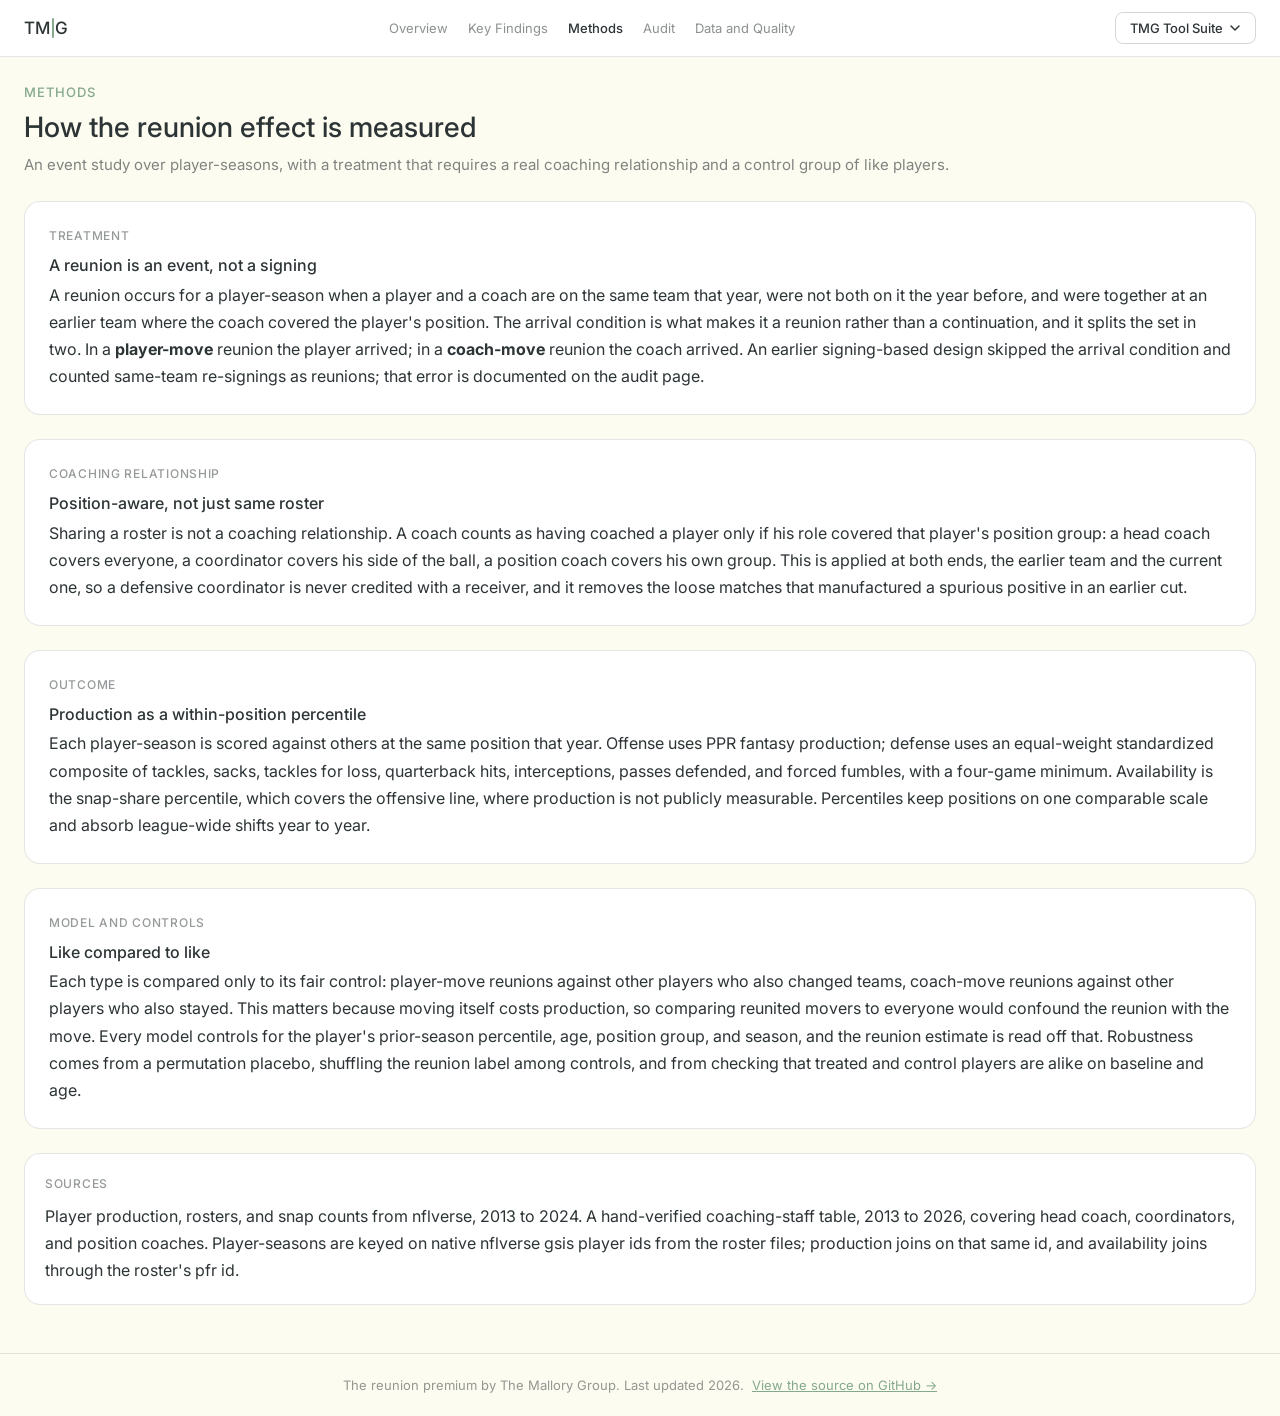
<file: methods.html>
<!doctype html>
<html lang="en">
<head>
<meta charset="utf-8">
<meta name="viewport" content="width=device-width, initial-scale=1">
<title>Methods — The reunion premium</title>
<link rel="preconnect" href="https://fonts.googleapis.com">
<link rel="preconnect" href="https://fonts.gstatic.com" crossorigin>
<link href="https://fonts.googleapis.com/css2?family=Inter:wght@400;500&display=swap" rel="stylesheet">
<link rel="stylesheet" href="tmg.css">
<link rel="stylesheet" href="study.css">
</head>
<body>
<nav class="tmg-nav" role="banner">
  <div class="tmg-nav-main">
    <div class="tmg-logo" aria-label="The Mallory Group"><span>TM</span><div class="tmg-logo-divider" aria-hidden="true"></div><span>G</span></div>
    <div class="tmg-nav-links" aria-label="Study sections">
      <a href="index.html">Overview</a>
      <a href="findings.html">Key Findings</a>
      <a href="methods.html" class="active">Methods</a>
      <a href="audit.html">Audit</a>
      <a href="data.html">Data and Quality</a>
    </div>
    <div class="tmg-dropdown-wrap">
      <button class="tmg-dropdown-btn" id="tmgDdBtn" aria-haspopup="true" aria-expanded="false" aria-controls="tmgDdMenu">TMG Tool Suite
        <svg class="tmg-chevron" viewBox="0 0 12 12" fill="none" width="12" height="12" aria-hidden="true"><path d="M2 4l4 4 4-4" stroke="currentColor" stroke-width="1.5" stroke-linecap="round"/></svg></button>
      <div class="tmg-dropdown-menu" id="tmgDdMenu" role="menu">
        <a href="https://rmallorybpc.github.io/nhl-free-agency-research/welcome.html" target="_blank" rel="noreferrer" role="menuitem">NHL Free Agency Research</a>
        <a href="https://rmallorybpc.github.io/nflanalysis/dashboard/src/findings.html?season=2022&team_id=PHI" target="_blank" rel="noreferrer" role="menuitem">NFL Analysis</a>
        <a href="https://rmallorybpc.github.io/nba-research-project/" target="_blank" rel="noreferrer" role="menuitem">NBA Supermax Research</a>
        <a href="https://rmallorybpc.github.io/nhl-play-for-contract/" target="_blank" rel="noreferrer" role="menuitem">NHL Play for Contract</a>
        <a href="https://rmallorybpc.github.io/talent-portability-research/" target="_blank" rel="noreferrer" role="menuitem">Talent Portability Research</a>
        <a href="https://rmallorybpc.github.io/external-hire-premium/" target="_blank" rel="noreferrer" role="menuitem">External Hire Premium</a>
        <a href="https://rmallorybpc.github.io/nfl-coach-continuity/" target="_blank" rel="noreferrer" role="menuitem">NFL Coach Continuity</a>
        <a href="https://rmallorybpc.github.io/recipes/" target="_blank" rel="noreferrer" role="menuitem">Recipe Book</a>
        <a href="https://rmallorybpc.github.io/pdf-multi-agent-analysis/" target="_blank" rel="noreferrer" role="menuitem">PDF Multi-Agent Analysis</a>
        <a href="https://content-integrity-audit.pages.dev/" target="_blank" rel="noreferrer" role="menuitem">Content Integrity</a>
        <a href="https://rmallorybpc.github.io/housing-market-intel/" target="_blank" rel="noreferrer" role="menuitem">Housing Market Intel</a>
        <a href="https://rmallorybpc.github.io/real-estate-report/" target="_blank" rel="noreferrer" role="menuitem">Real Estate Report</a>
      </div>
    </div>
  </div>
</nav>

<main class="tmg-page"><div class="tmg-container">
  <header class="tmg-page-header">
    <p class="eyebrow">Methods</p>
    <h1 class="tmg-page-title">How the reunion effect is measured</h1>
    <p class="study-desc">An event study over player-seasons, with a treatment that requires a real coaching relationship and a control group of like players.</p>
  </header>
  <section class="tmg-card-wide">
    <div class="tmg-card-label">Treatment</div>
    <h3 class="tmg-h3">A reunion is an event, not a signing</h3>
    <div class="study-prose"><p>A reunion occurs for a player-season when a player and a coach are on the same team that year, were not both on it the year before, and were together at an earlier team where the coach covered the player's position. The arrival condition is what makes it a reunion rather than a continuation, and it splits the set in two. In a <strong>player-move</strong> reunion the player arrived; in a <strong>coach-move</strong> reunion the coach arrived. An earlier signing-based design skipped the arrival condition and counted same-team re-signings as reunions; that error is documented on the audit page.</p></div>
  </section>
  <section class="tmg-card-wide">
    <div class="tmg-card-label">Coaching relationship</div>
    <h3 class="tmg-h3">Position-aware, not just same roster</h3>
    <div class="study-prose"><p>Sharing a roster is not a coaching relationship. A coach counts as having coached a player only if his role covered that player's position group: a head coach covers everyone, a coordinator covers his side of the ball, a position coach covers his own group. This is applied at both ends, the earlier team and the current one, so a defensive coordinator is never credited with a receiver, and it removes the loose matches that manufactured a spurious positive in an earlier cut.</p></div>
  </section>
  <section class="tmg-card-wide">
    <div class="tmg-card-label">Outcome</div>
    <h3 class="tmg-h3">Production as a within-position percentile</h3>
    <div class="study-prose"><p>Each player-season is scored against others at the same position that year. Offense uses PPR fantasy production; defense uses an equal-weight standardized composite of tackles, sacks, tackles for loss, quarterback hits, interceptions, passes defended, and forced fumbles, with a four-game minimum. Availability is the snap-share percentile, which covers the offensive line, where production is not publicly measurable. Percentiles keep positions on one comparable scale and absorb league-wide shifts year to year.</p></div>
  </section>
  <section class="tmg-card-wide">
    <div class="tmg-card-label">Model and controls</div>
    <h3 class="tmg-h3">Like compared to like</h3>
    <div class="study-prose"><p>Each type is compared only to its fair control: player-move reunions against other players who also changed teams, coach-move reunions against other players who also stayed. This matters because moving itself costs production, so comparing reunited movers to everyone would confound the reunion with the move. Every model controls for the player's prior-season percentile, age, position group, and season, and the reunion estimate is read off that. Robustness comes from a permutation placebo, shuffling the reunion label among controls, and from checking that treated and control players are alike on baseline and age.</p></div>
  </section>
  <section class="tmg-card">
    <div class="tmg-card-label">Sources</div>
    <div class="study-prose"><p>Player production, rosters, and snap counts from nflverse, 2013 to 2024. A hand-verified coaching-staff table, 2013 to 2026, covering head coach, coordinators, and position coaches. Player-seasons are keyed on native nflverse gsis player ids from the roster files; production joins on that same id, and availability joins through the roster's pfr id.</p></div>
  </section>
</div></main>

<footer class="tmg-footer">
  The reunion premium by The Mallory Group. Last updated 2026. &nbsp;<a href="https://github.com/rmallorybpc/nfl-coach-continuity" style="color:var(--tmg-sage)">View the source on GitHub &rarr;</a>
</footer>
<script>
(function(){var b=document.getElementById('tmgDdBtn'),m=document.getElementById('tmgDdMenu');if(!b||!m)return;
b.addEventListener('click',function(e){e.stopPropagation();var o=m.classList.toggle('open');b.classList.toggle('open',o);b.setAttribute('aria-expanded',String(o));});
document.addEventListener('click',function(){m.classList.remove('open');b.classList.remove('open');b.setAttribute('aria-expanded','false');});
document.addEventListener('keydown',function(e){if(e.key==='Escape'){m.classList.remove('open');b.classList.remove('open');b.setAttribute('aria-expanded','false');b.focus();}});})();
</script>
</body>
</html>
</file>
<file: tmg.css>
/* ============================================================
   TMG Design System — The Mallory Group
   dist/tmg.css — v2.0

   CDN usage (add to every repo <head>):
   <link rel="stylesheet" href="https://rmallorybpc.github.io/tmg-brand-guide/dist/tmg.css">

   Google Font (add above the CSS link):
   <link rel="preconnect" href="https://fonts.googleapis.com">
   <link href="https://fonts.googleapis.com/css2?family=Inter:wght@400;500&display=swap" rel="stylesheet">
   ============================================================ */


/* ── 1. Tokens ─────────────────────────────────────────────── */
:root {
  /* Palette */
  --tmg-cream:        #FDFCF0;
  --tmg-charcoal:     #2D3436;
  --tmg-sage:         #84A98C;
  --tmg-sage-hover:   #6B8F74;
  --tmg-white:        #FFFFFF;

  /* Semantic */
  --tmg-bg:           var(--tmg-cream);
  --tmg-text:         var(--tmg-charcoal);
  --tmg-accent:       var(--tmg-sage);
  --tmg-surface:      var(--tmg-white);

  /* Status */
  --tmg-success:      #2E8540;
  --tmg-warning:      #C47F00;
  --tmg-error:        #B00020;

  /* Borders */
  --tmg-border:       1px solid rgba(45, 52, 54, 0.12);
  --tmg-border-hover: 1px solid rgba(132, 169, 140, 0.50);

  /* Radii */
  --tmg-bento-radius: 16px;
  --tmg-nav-radius:   8px;
  --tmg-btn-radius:   8px;

  /* Spacing */
  --tmg-gap:          24px;
  --tmg-gap-sm:       12px;

  /* Elevation */
  --tmg-shadow-sm:    0 1px 3px rgba(45, 52, 54, 0.08);
  --tmg-shadow-md:    0 2px 8px rgba(45, 52, 54, 0.10);
}


/* ── 2. Reset & base ───────────────────────────────────────── */
*, *::before, *::after { box-sizing: border-box; }

body {
  background: var(--tmg-bg);
  color: var(--tmg-text);
  font-family: Inter, -apple-system, BlinkMacSystemFont, "Segoe UI", Roboto, "Helvetica Neue", Arial, sans-serif;
  font-size: 16px;
  line-height: 1.7;
  margin: 0;
}

:focus-visible {
  outline: 3px solid rgba(132, 169, 140, 0.40);
  outline-offset: 2px;
}

.sr-only {
  position: absolute; width: 1px; height: 1px; padding: 0;
  margin: -1px; overflow: hidden; clip: rect(0,0,0,0);
  white-space: nowrap; border: 0;
}


/* ── 3. Typography ─────────────────────────────────────────── */
.tmg-eyebrow    { font-size: 13px;  font-weight: 500; letter-spacing: 0.08em; text-transform: uppercase; color: var(--tmg-sage); margin: 0 0 4px; }
.tmg-h1         { font-size: 28px;  font-weight: 500; line-height: 1.3; color: var(--tmg-charcoal); margin: 0 0 8px; }
.tmg-h2         { font-size: 20px;  font-weight: 500; line-height: 1.3; color: var(--tmg-charcoal); margin: 0 0 6px; }
.tmg-h3         { font-size: 16px;  font-weight: 500; line-height: 1.3; color: var(--tmg-charcoal); margin: 0 0 6px; }
.tmg-body       { font-size: 16px;  font-weight: 400; line-height: 1.7; color: var(--tmg-charcoal); }
.tmg-body-sm    { font-size: 13px;  font-weight: 400; color: var(--tmg-charcoal); }
.tmg-label      { font-size: 13px;  font-weight: 500; color: var(--tmg-charcoal); }
.tmg-label-caps { font-size: 12px;  font-weight: 500; letter-spacing: 0.06em; text-transform: uppercase; color: rgba(45,52,54,0.50); }
.tmg-metric     { font-size: 28px;  font-weight: 500; color: var(--tmg-charcoal); }
.tmg-text-muted { color: rgba(45, 52, 54, 0.55); }
.tmg-text-accent{ color: var(--tmg-sage); }


/* ── 4. Navigation ─────────────────────────────────────────── */
.tmg-nav {
  position: sticky; top: 0; z-index: 100;
  background: var(--tmg-white); border-bottom: var(--tmg-border);
  padding: 0 24px; height: 56px;
  display: flex; align-items: center; justify-content: space-between;
}

.tmg-logo {
  display: flex; align-items: center;
  font-size: 17px; font-weight: 500; letter-spacing: 0.02em;
  color: var(--tmg-charcoal); text-decoration: none;
}

.tmg-logo-divider {
  width: 2px; height: 20px;
  background: var(--tmg-sage); border-radius: 2px; margin: 0 1px;
}

.tmg-dropdown-wrap { position: relative; }

.tmg-dropdown-btn {
  background: transparent; border: 1px solid rgba(45,52,54,0.20);
  border-radius: var(--tmg-btn-radius); padding: 7px 14px;
  font-size: 13px; font-weight: 500; color: var(--tmg-charcoal);
  cursor: pointer; display: inline-flex; align-items: center; gap: 6px;
  font-family: inherit; transition: background 0.15s;
}
.tmg-dropdown-btn:hover,
.tmg-dropdown-btn.open          { background: rgba(132,169,140,0.10); }
.tmg-dropdown-btn:focus-visible { outline: 3px solid rgba(132,169,140,0.35); outline-offset: 2px; }

.tmg-chevron { transition: transform 0.2s; flex-shrink: 0; }
.tmg-dropdown-btn.open .tmg-chevron { transform: rotate(180deg); }

.tmg-dropdown-menu {
  display: none; position: absolute; right: 0; top: calc(100% + 6px);
  background: var(--tmg-white); border: var(--tmg-border);
  border-radius: 10px; padding: 6px; min-width: 220px;
  z-index: 200; box-shadow: var(--tmg-shadow-md);
}
.tmg-dropdown-menu.open { display: block; }

.tmg-dropdown-menu a {
  display: block; padding: 8px 12px; border-radius: 6px;
  font-size: 13px; color: var(--tmg-charcoal); text-decoration: none;
  transition: background 0.12s, color 0.12s;
}
.tmg-dropdown-menu a:hover          { background: rgba(132,169,140,0.12); color: var(--tmg-sage-hover); }
.tmg-dropdown-menu a:focus-visible  { outline: 2px solid var(--tmg-sage); outline-offset: -2px; border-radius: 6px; }


/* ── 5. Layout ─────────────────────────────────────────────── */
.tmg-page {
  background: var(--tmg-bg);
  min-height: 100vh;
  padding: var(--tmg-gap);
}

.tmg-container {
  max-width: 1280px;
  margin: 0 auto;
}

.tmg-bento-grid {
  display: grid;
  grid-template-columns: repeat(auto-fit, minmax(280px, 1fr));
  gap: var(--tmg-gap);
}

.tmg-page-header { margin-bottom: var(--tmg-gap); }
.tmg-page-title  { font-size: 28px; font-weight: 500; color: var(--tmg-charcoal); margin: 0 0 8px; line-height: 1.3; }
.tmg-page-desc   { font-size: 15px; color: rgba(45,52,54,0.60); margin: 0; }

.tmg-footer {
  padding: 20px 24px; text-align: center;
  font-size: 13px; color: rgba(45,52,54,0.50);
  border-top: var(--tmg-border); margin-top: var(--tmg-gap);
}


/* ── 6. Cards ──────────────────────────────────────────────── */
.tmg-card {
  background: var(--tmg-white);
  border: var(--tmg-border);
  border-radius: var(--tmg-bento-radius);
  padding: 20px;
}

.tmg-card-wide {
  background: var(--tmg-white);
  border: var(--tmg-border);
  border-radius: var(--tmg-bento-radius);
  padding: 24px;
  grid-column: 1 / -1;
}

.tmg-card-label { font-size: 12px; font-weight: 500; text-transform: uppercase; letter-spacing: 0.06em; color: rgba(45,52,54,0.50); margin: 0 0 8px; }
.tmg-card-title { font-size: 16px; font-weight: 500; color: var(--tmg-charcoal); margin: 0 0 14px; }
.tmg-card-value { font-size: 28px; font-weight: 500; color: var(--tmg-charcoal); margin: 0 0 4px; }
.tmg-card-sub   { font-size: 12px; color: var(--tmg-sage); margin: 0; }
.tmg-trend-up   { color: var(--tmg-success); font-size: 13px; font-weight: 500; }
.tmg-trend-down { color: var(--tmg-error);   font-size: 13px; font-weight: 500; }


/* ── 7. Buttons ────────────────────────────────────────────── */
.tmg-btn {
  background: var(--tmg-charcoal); color: var(--tmg-white);
  border: none; border-radius: var(--tmg-btn-radius);
  padding: 10px 16px; font-size: 13px; font-weight: 500;
  cursor: pointer; display: inline-flex; align-items: center; gap: 6px;
  font-family: inherit; transition: background 0.15s;
}
.tmg-btn:hover          { background: #3D4446; }
.tmg-btn:active         { transform: scale(0.98); }
.tmg-btn:focus-visible  { outline: 3px solid rgba(45,52,54,0.20); outline-offset: 2px; }

.tmg-btn-ghost {
  background: transparent; color: var(--tmg-charcoal);
  border: 1px solid rgba(45,52,54,0.20); border-radius: var(--tmg-btn-radius);
  padding: 10px 16px; font-size: 13px; font-weight: 500;
  cursor: pointer; display: inline-flex; align-items: center; gap: 6px;
  font-family: inherit; transition: border-color 0.15s, color 0.15s;
}
.tmg-btn-ghost:hover         { border-color: var(--tmg-sage); color: var(--tmg-sage-hover); }
.tmg-btn-ghost:active        { transform: scale(0.98); }
.tmg-btn-ghost:focus-visible { outline: 3px solid rgba(132,169,140,0.35); outline-offset: 2px; }


/* ── 8. Tables ─────────────────────────────────────────────── */
.tmg-table { width: 100%; border-collapse: collapse; font-size: 13px; }

.tmg-table th {
  background: rgba(132,169,140,0.15); color: var(--tmg-charcoal);
  font-weight: 500; font-size: 12px; text-transform: uppercase;
  letter-spacing: 0.04em; padding: 9px 14px; text-align: left;
  border-bottom: 1px solid rgba(132,169,140,0.25);
}

.tmg-table td {
  padding: 9px 14px;
  border-bottom: 1px solid rgba(45,52,54,0.07);
  color: var(--tmg-charcoal);
}

.tmg-table tr:last-child td { border-bottom: none; }
.tmg-table tr:hover td      { background: rgba(132,169,140,0.04); }


/* ── 9. Form inputs ────────────────────────────────────────── */
.tmg-input,
.tmg-select,
.tmg-textarea {
  width: 100%; background: var(--tmg-white); color: var(--tmg-charcoal);
  border: var(--tmg-border); border-radius: var(--tmg-btn-radius);
  padding: 9px 12px; font-size: 14px; font-family: inherit;
  transition: border-color 0.15s, box-shadow 0.15s; box-sizing: border-box;
}
.tmg-input:focus,
.tmg-select:focus,
.tmg-textarea:focus {
  outline: none; border-color: var(--tmg-sage);
  box-shadow: 0 0 0 3px rgba(132,169,140,0.15);
}
.tmg-input::placeholder { color: rgba(45,52,54,0.35); }

.tmg-field-label {
  display: block; font-size: 13px; font-weight: 500;
  color: var(--tmg-charcoal); margin-bottom: 6px;
}
</file>
<file: study.css>
/* Study-specific supplements. TMG tokens only. Base styles come from tmg.css (CDN). */
.tmg-nav {
  display: block;
  height: auto;
  padding: 0 24px;
}
.tmg-nav-main {
  height: 56px;
  display: grid;
  grid-template-columns: auto minmax(0, 1fr) auto;
  align-items: center;
  column-gap: 20px;
}
.tmg-logo {
  justify-self: start;
}
.tmg-dropdown-wrap {
  justify-self: end;
}
.tmg-nav-links {
  display: flex;
  align-items: center;
  justify-content: center;
  gap: 20px;
  font-size: 13px;
  white-space: nowrap;
  min-width: 0;
  overflow-x: auto;
  scrollbar-width: thin;
}
.tmg-nav-links a {
  color: rgba(45, 52, 54, 0.55);
  text-decoration: none;
}
.tmg-nav-links a.active {
  color: var(--tmg-charcoal);
  font-weight: 500;
}
.tmg-nav-links a:hover {
  color: var(--tmg-sage-hover);
}
@media (max-width: 980px) {
  .tmg-nav {
    padding: 0 12px;
  }
  .tmg-nav-main {
    column-gap: 10px;
  }
  .tmg-nav-links {
    justify-content: flex-start;
    gap: 14px;
  }
}
.study-lede {
  font-size: 15px;
  color: rgba(45, 52, 54, 0.6);
  max-width: none;
  margin: 8px 0 0;
  line-height: 1.6;
}
.study-desc {
  font-size: 15px;
  color: rgba(45, 52, 54, 0.6);
  max-width: none;
  margin: 0;
  line-height: 1.6;
}
.eyebrow {
  font-size: 13px;
  font-weight: 500;
  letter-spacing: 0.08em;
  text-transform: uppercase;
  color: var(--tmg-sage);
  margin: 0 0 6px;
}
.study-prose p {
  margin: 0 0 12px;
  font-size: 16px;
  line-height: 1.7;
}
.study-prose p:last-child {
  margin-bottom: 0;
}

/* Add breathing room between stacked card blocks outside grid layouts. */
.tmg-container > section[class^="tmg-card"] + section[class^="tmg-card"],
.tmg-container > section[class^="tmg-card"] + .tmg-bento-grid,
.tmg-container > .tmg-bento-grid + section[class^="tmg-card"] {
  margin-top: var(--tmg-gap);
}

.study-prose ul {
  margin: 0;
  padding: 0;
  list-style: none;
}
.study-prose li {
  padding: 8px 0;
  border-bottom: var(--tmg-border);
  font-size: 15px;
}
.study-prose li:last-child {
  border-bottom: none;
}
.klabel {
  color: rgba(45, 52, 54, 0.55);
}
.chart-area {
  display: flex;
  gap: 32px;
  flex-wrap: wrap;
  align-items: flex-start;
}
.chart-col {
  flex: 1 1 300px;
  min-width: 270px;
}
.chart-area-split .chart-col + .chart-col {
  border-left: var(--tmg-border);
  padding-left: 24px;
}
@media (max-width: 700px) {
  .chart-area-split .chart-col + .chart-col {
    border-left: none;
    padding-left: 0;
  }
}
.chart-col h4 {
  font-size: 12px;
  font-weight: 500;
  text-transform: uppercase;
  letter-spacing: 0.06em;
  color: rgba(45, 52, 54, 0.5);
  margin: 0 0 8px;
}
figure {
  margin: 0;
}
figcaption {
  font-size: 13px;
  color: rgba(45, 52, 54, 0.55);
  margin-top: 14px;
  max-width: 66ch;
  line-height: 1.6;
}
.spread-chart-figure figcaption {
  max-width: none;
}
svg {
  max-width: 100%;
  height: auto;
  display: block;
}
.chart-point-hit {
  cursor: default;
  outline: none;
}
.chart-point-hit circle {
  transition:
    fill 0.15s ease,
    r 0.15s ease,
    stroke 0.15s ease;
}
.chart-point-hit:hover circle,
.chart-point-hit:focus-visible circle {
  fill: var(--tmg-sage-hover);
  r: 5;
}
.chart-point-hit:focus-visible circle {
  stroke: rgba(45, 52, 54, 0.7);
  stroke-width: 1.25;
}
.tmg-table td.num {
  text-align: right;
  font-variant-numeric: tabular-nums;
  white-space: nowrap;
}
.tmg-table-caption {
  text-align: left;
  caption-side: top;
}
.pagenav {
  display: flex;
  justify-content: space-between;
  gap: 16px;
  margin-top: var(--tmg-gap);
  font-size: 14px;
}
.pagenav a {
  color: var(--tmg-sage);
  text-decoration: none;
}
.pagenav a:hover {
  color: var(--tmg-sage-hover);
}
.note {
  font-size: 13px;
  color: rgba(45, 52, 54, 0.55);
  margin-top: 4px;
}

.study-prose-top {
  margin-top: 8px;
}
.study-prose-mid {
  margin-top: 12px;
}
.study-prose-block {
  margin: 8px 0 14px;
}
.findings-prose-top {
  margin-top: 8px;
}
.findings-prose-mid {
  margin-top: 12px;
}
.findings-prose-block {
  margin: 8px 0 14px;
}
.th-right {
  text-align: right;
}

/* Key findings page: keep A correction / What it means large and prominent. */
.findings-tall-card {
  display: flex;
  flex-direction: column;
  min-height: clamp(300px, 40vh, 520px);
}
.findings-grid .findings-tall-card {
  grid-column: 1/-1;
}

@media (min-width: 1192px) {
  .findings-grid .findings-tall-card {
    grid-column: span 2;
    min-height: clamp(340px, 46vh, 620px);
  }
}

/* Methods page: make Model and Sources cards occupy more of the row and viewport. */
.methods-tall-card {
  display: flex;
  flex-direction: column;
  min-height: clamp(360px, 48vh, 620px);
  grid-column: 1/-1;
}

@media (min-width: 1192px) {
  .methods-tall-card {
    grid-column: span 2;
    min-height: clamp(420px, 58vh, 760px);
  }
}

@media (max-width: 980px) {
  .findings-tall-card {
    min-height: 0;
  }
  .findings-grid .findings-tall-card {
    grid-column: auto;
  }
  .methods-tall-card {
    min-height: 0;
    grid-column: auto;
  }
}
</file>
